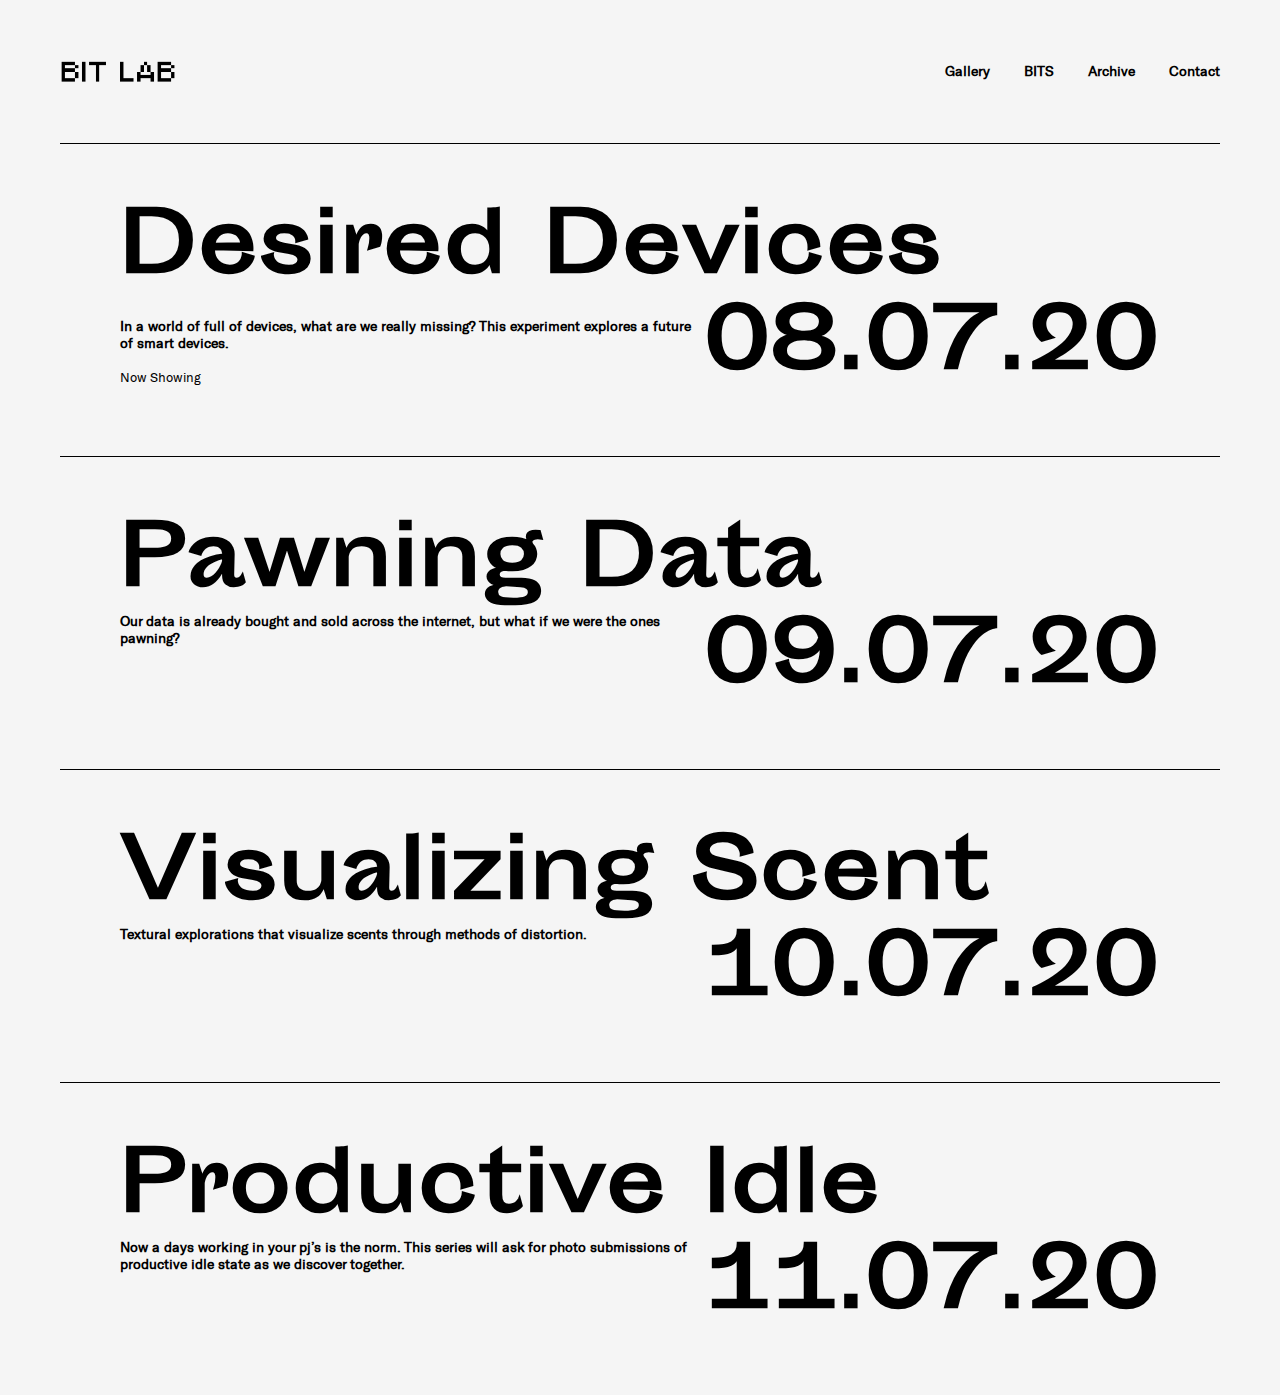
<file: Archive.html>
<html>
<head>
    
    <meta charset="UTF-8">
    <meta http-equiv="X-UA-Compatible" content="IE=edge,chrome=1"> 
    <title>Bit Lab: Upcoming</title>
    <meta name="description" content="">
    <meta name="viewport" content="width=device-width">
    
    <link rel="stylesheet" href="style.css">    
  <script src="https://ajax.googleapis.com/ajax/libs/jquery/3.1.1/jquery.min.js"></script>
  <script>
      $(function () {
          $(".drag").draggable({            
              stack: ".drag"
          });
      });
  </script>
</head>
<body>

<!------------------------header------------------------>
  <header>
    <a href="index.html" id="logo"><img src="logo.png"></a>
    <nav><h3>
      <a href="Gallery.html">Gallery</a>
      <a class="link" href="bit-zine.html">BITS</a>
      <a class="link" href="Archive.html">Archive</a>
      <a class="link" href="Past.html">Contact</a>
    </h3></nav>
  </header>


<section class="proj">
  <div id="blurb">
    <h4 style="font-family:'sporting_grotesqueregular'">Desired Devices<a style="float:right; color:black">08.07.20</a></h4>
      <br>
      <h3>In a world of full of devices, what are we really missing?  This experiment explores a future of smart devices.</h3> <br>
      <a href="Gallery.html"><p><b>Now Showing</b></p></a>
  </div>
</section>

<section class="proj">
  <div id="blurb">
      <h4 style="font-family:'sporting_grotesqueregular'">Pawning Data<a style="float:right; color:black">09.07.20</a></h4>
      <h3>Our data is already bought and sold across the internet, but what if we were the ones pawning?</h3>
  </div>
</section>

<section class="proj">
  <div id="blurb">
       <h4 style="font-family:'sporting_grotesqueregular'">Visualizing Scent<a style="float:right; color:black">10.07.20</a></h4>
       <h3>Textural explorations that visualize scents through methods of distortion.</h3>
  </div>
</section>

<section class="proj">
  <div id="blurb">
       <h4 style="font-family:'sporting_grotesqueregular'">Productive Idle<a style="float:right; color:black">11.07.20</a></h4>
       <h3>Now a days working in your pj’s is the norm. This series will ask for photo submissions of productive idle state as we discover together.</h3>
  </div>
</section>
  


<!------------------------header------------------------>

</body>
</html>
</file>
<file: style.css>
/*------------------global------------------*/

html {
  -webkit-font-smoothing: antialiased;
  padding-top:0px;
  background-color: whitesmoke;
}

body{
  margin:0px;

}
@media screen and (max-width: 940px){
body {
  margin-left: 5px;
  margin-right: 5px;
}
}

img{
  width: 100%;
}

a {
  text-decoration: none;
  color: black;
  transition: color .3s;
}

a:hover{
  color:mediumspringgreen;
}

.link{
  margin:0px 0px 0px 30px;
}

h1{
  font-family: 'gt_americaregular';
  font-weight: 600;
  font-kerning: auto;
  word-wrap: break-word;
  word-break:normal;
  font-size: 5.2rem;
  hyphens: auto;
  line-height: 6rem;
  letter-spacing: 1px;
  margin:0px;
}

 @media screen and (max-width: 940px){
h1 {
  font-size: 3rem;
  line-height: 3.5rem
}
}

h2{
  font-family: 'sporting_grotesqueregular';
  font-weight: 600;
  font-kerning: auto;
  word-wrap: break-word;
  word-break:normal;
  font-size: 16px;
  line-height: 27px;
  margin: 0px;
}

h3{
  font-family: 'gt_americaregular';
  font-kerning: auto;
  text-align: left;
  word-wrap: break-word;
  word-break:normal;
  font-size: 14px;
  font-weight: 600;
  text-decoration:none;
  margin: 0px;
}

  @media screen and (max-width: 940px){
h3 {
  font-size: 1rem;
  padding: 0px;
}
}

h4{
  font-family: 'gt_americaregular';
  font-weight: 600;
  font-kerning: auto;
  word-wrap: break-word;
  word-break:normal;
  font-size: 5.2rem;
  hyphens: auto;
  line-height: 6rem;
  letter-spacing: 1px;
  margin:0px;
}
  @media screen and (max-width: 940px){
h4 {
  font-size: 16px;
  line-height: 27px;
}
}


p{
    font-family: 'gt_americaregular'; 
    font-weight: 300;
    font-kerning: auto;
    word-wrap: break-word;
    word-break:normal;
    font-size: 13px;
    line-height: 16px;
    margin: 0px;
}





/*------------------NAV------------------*/

#logo{
  width:10%;
}

header {
  float: right;
  display: flex;
  padding: 60px 60px 60px 60px;
  align-items:center;
  justify-content: space-between;
}


nav{
  float: right;
}


@media screen and (max-width: 940px){
header {
  flex-direction: column;
  padding: 30px 20px 30px 20px;
}
nav{
  margin: 15px 0px 0px 0px;
}
#logo{
  width:35%;
}
}


footer {
  padding: 0px 30px 60px 30px;
  align-items:center;
  justify-content: center;
  display: flex;
}

/*------------------Sections------------------*/


section{
  grid-template-columns:repeat(8, 1fr);
  display: grid;
  padding: 0px 60px 0px 60px;
  grid-auto-flow: dense;
  border-top: solid thin black;
  margin: 0px 60px 0px 60px;
}

@media screen and (max-width: 940px){
section{
  padding: 0px 20px 0px 20px;
  border-top: solid thin black;
}
}

section.intro{
  padding: 60px 60px 60px 60px;
  margin: 0px 60px 0px 60px;
}

section.gallery{
  margin: 0px 60px 0px 60px;
}

section.upcoming{
  padding: 60px 60px 60px 60px;
  margin: 0px 60px 0px 60px;
}

section.proj{
  margin: 0px 60px 0px 60px;
  padding-top:60px;
  padding-bottom: 60px;
}

.intro img {
  width: 50%;
  height: auto;
  z-index:4;
}

@media screen and (max-width: 940px){
section.intro {
  display: none;
}
section.gallery {
  margin: 0px 0px 0px 0px;
}
section.upcoming {
  margin: 0px 0px 0px 0px;
  padding: 0px 20px 30px 20px;
}
section.proj {
  margin: 0px 0px 0px 0px;
  padding: 0px 20px 0px 20px;
}
}

#archive img {
  width: 100%;
  height: auto;
  z-index:4;
}

#blurb{
  grid-column: 1 /span 8;
  padding: 0px 0px 0px 0px;
}

#blurb-left{
  grid-column: 1 /span 4;
  padding:60px 60px 60px 0px;
  border-right: solid thin black;
}

#blurb-right{
  grid-column: 5 /span 4;
  padding:60px 0px 60px 60px;
}

@media screen and (max-width: 940px){
#blurb-left {
  grid-column: 1 /span 8;
  padding:30px 0px 30px 0px;
  border-right: none;
}
#blurb-right {
  grid-column: 1 /span 8;
  padding:30px 0px 30px 0px;
}
#blurb {
  padding:30px 0px 30px 0px;
}
}

#archive{
  grid-column: 1 /span 8;
  border-top: solid thin black;
  padding: 60px 0px 60px 0px;
}

section.updates{
  grid-column: 1 /span 8;
  border-top:solid thin black;
}


  @media screen and (max-width: 940px){
div.wrapper {
  padding: 10px;
}
}



/*----------------------------------horizontal scroll----------------------------------*/

.slider {
  grid-column: 1 /span 8;
  width: 100%;
  display: flex;
  overflow-x: auto;
  -webkit-overflow-scrolling: touch;
  scroll-snap-type: x mandatory;  
  padding: 0px 0px 0px 0px;
}

.slide {
  width: 100%;
  flex-shrink: 0;
  width:400px;
  padding: 0px 30px 0px 0px;
}

  @media screen and (max-width: 940px){
div.slide {
  padding: 5px;
  width:200px;
}
}

.slides > div {
  scroll-snap-align: start;
}

/*------------------Side by Side images------------------*/

* {
  box-sizing: border-box;
}

.column {
  float: left;
  width: 50%;
  color: black;
}

.row::after {
  content: "";
  clear: both;
  display: table;
}

::-webkit-scrollbar {
  background: mediumspringgreen;
}

::-webkit-scrollbar-thumb {
  background-color: black;
}

::selection { 
  background-color:: mediumspringgreen; 
}


/*------------------font linking------------------*/

@font-face {
    font-family: 'gt_americaregular';
    src: url('gt_america_regular-webfont.woff2') format('woff2'),
         url('gt_america_regular-webfont.woff') format('woff');
    font-weight: normal;
    font-style: normal;

}


@font-face {
    font-family: 'sporting_grotesqueregular';
    src: url('sportinggrotesque-regular-webfont.woff2') format('woff2'),
         url('sportinggrotesque-regular-webfont.woff') format('woff');
    font-weight: normal;
    font-style: normal;

}


@font-face {
    font-family: 'pixerregular';
    src: url('pixer-regular-webfont.woff2') format('woff2'),
         url('pixer-regular-webfont.woff') format('woff');
    font-weight: normal;
    font-style: normal;
}
</file>
